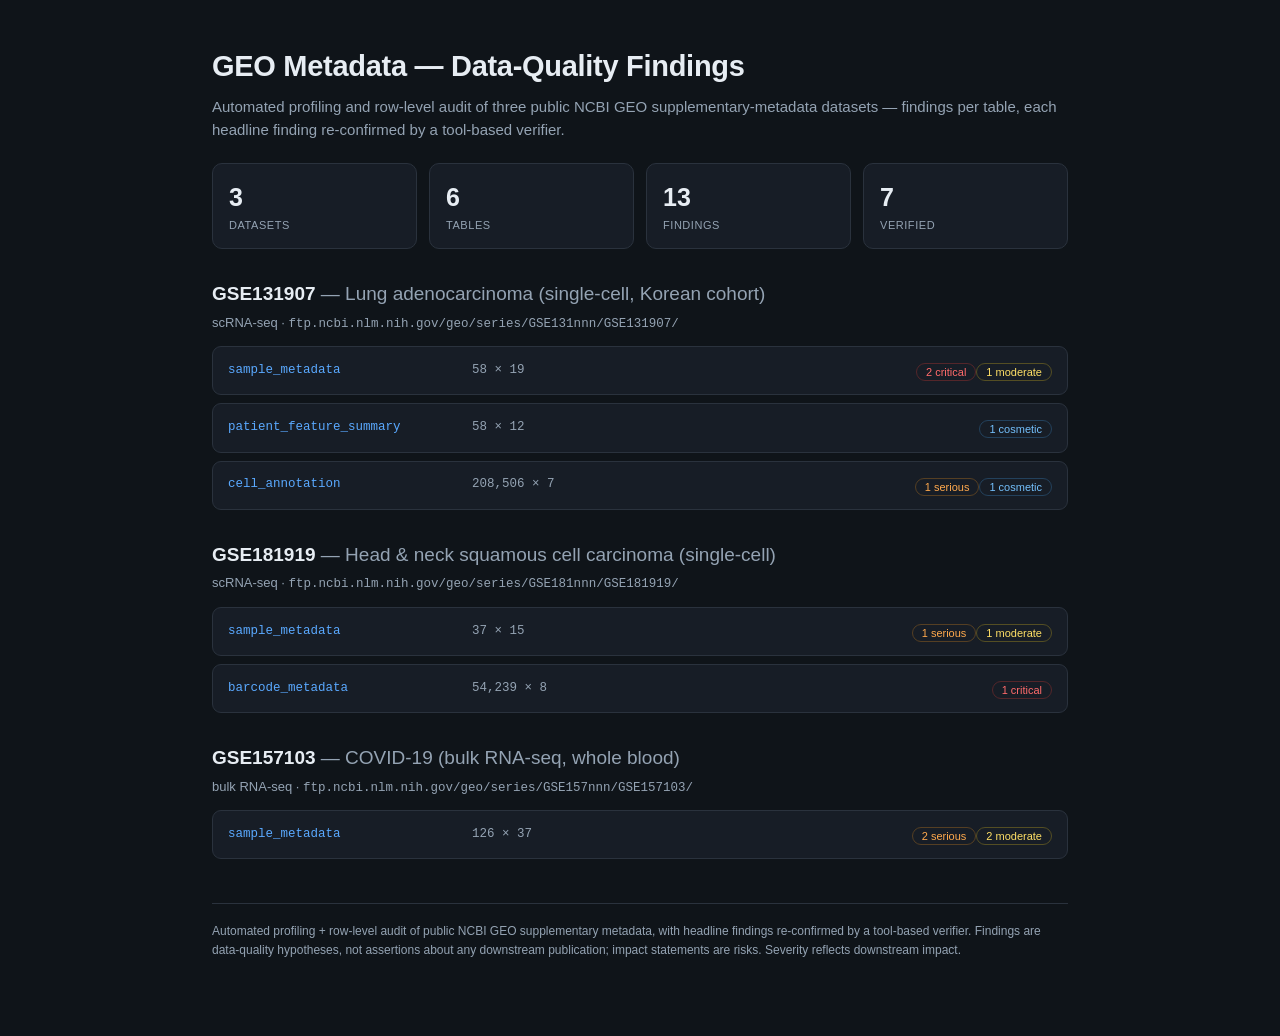
<file: index.html>
<!DOCTYPE html><html lang=en><head>
<meta name="robots" content="noindex"><meta charset=utf-8><meta name=viewport content='width=device-width,initial-scale=1'><title>GEO Metadata — Data-Quality Findings</title><link rel=stylesheet href='style.css'></head><body><div class=wrap><h1>GEO Metadata — Data-Quality Findings</h1><p class="sub">Automated profiling and row-level audit of three public NCBI&nbsp;GEO supplementary-metadata datasets — findings per table, each headline finding re-confirmed by a tool-based verifier.</p><div class="grid"><div class="stat"><div class="n">3</div><div class="l">Datasets</div></div><div class="stat"><div class="n">6</div><div class="l">Tables</div></div><div class="stat"><div class="n">13</div><div class="l">Findings</div></div><div class="stat"><div class="n">7</div><div class="l">Verified</div></div></div><div class="ds"><h2>GSE131907 <span class="dim">— Lung adenocarcinoma (single-cell, Korean cohort)</span></h2><p class="meta">scRNA-seq · <span class="mono">ftp.ncbi.nlm.nih.gov/geo/series/GSE131nnn/GSE131907/</span></p><a class="trow" href="gse131907__sample_metadata.html"><span class="tn mono">sample_metadata</span><span class="ts mono">58 × 19</span><span class="tc"><span class="b critical">2 critical</span><span class="b moderate">1 moderate</span></span></a><a class="trow" href="gse131907__patient_feature_summary.html"><span class="tn mono">patient_feature_summary</span><span class="ts mono">58 × 12</span><span class="tc"><span class="b cosmetic">1 cosmetic</span></span></a><a class="trow" href="gse131907__cell_annotation.html"><span class="tn mono">cell_annotation</span><span class="ts mono">208,506 × 7</span><span class="tc"><span class="b serious">1 serious</span><span class="b cosmetic">1 cosmetic</span></span></a></div><div class="ds"><h2>GSE181919 <span class="dim">— Head &amp; neck squamous cell carcinoma (single-cell)</span></h2><p class="meta">scRNA-seq · <span class="mono">ftp.ncbi.nlm.nih.gov/geo/series/GSE181nnn/GSE181919/</span></p><a class="trow" href="gse181919__sample_metadata.html"><span class="tn mono">sample_metadata</span><span class="ts mono">37 × 15</span><span class="tc"><span class="b serious">1 serious</span><span class="b moderate">1 moderate</span></span></a><a class="trow" href="gse181919__barcode_metadata.html"><span class="tn mono">barcode_metadata</span><span class="ts mono">54,239 × 8</span><span class="tc"><span class="b critical">1 critical</span></span></a></div><div class="ds"><h2>GSE157103 <span class="dim">— COVID-19 (bulk RNA-seq, whole blood)</span></h2><p class="meta">bulk RNA-seq · <span class="mono">ftp.ncbi.nlm.nih.gov/geo/series/GSE157nnn/GSE157103/</span></p><a class="trow" href="gse157103__sample_metadata.html"><span class="tn mono">sample_metadata</span><span class="ts mono">126 × 37</span><span class="tc"><span class="b serious">2 serious</span><span class="b moderate">2 moderate</span></span></a></div><footer>Automated profiling + row-level audit of public NCBI&nbsp;GEO supplementary metadata, with headline findings re-confirmed by a tool-based verifier. Findings are data-quality hypotheses, not assertions about any downstream publication; impact statements are risks. Severity reflects downstream impact.</footer></div><script data-goatcounter="https://natural-joints.goatcounter.com/count" async src="//gc.zgo.at/count.js"></script></body></html>
</file>
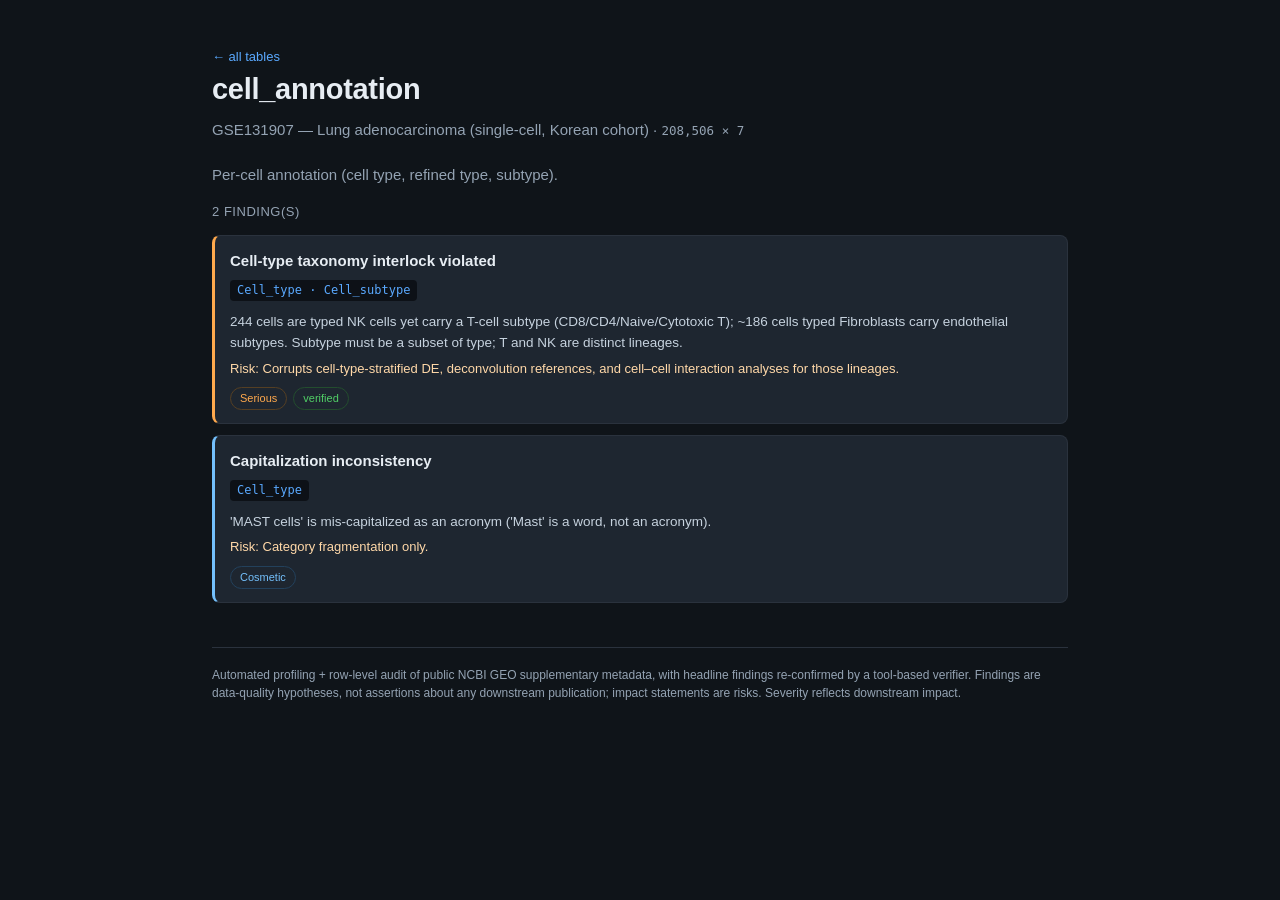
<file: gse131907__cell_annotation.html>
<!DOCTYPE html><html lang=en><head>
<meta name="robots" content="noindex"><meta charset=utf-8><meta name=viewport content='width=device-width,initial-scale=1'><title>GSE131907 · cell_annotation</title><link rel=stylesheet href='style.css'></head><body><div class=wrap><a class="back" href="index.html">← all tables</a><h1>cell_annotation</h1><p class="sub">GSE131907 — Lung adenocarcinoma (single-cell, Korean cohort) · <span class="mono">208,506 × 7</span></p><p class="desc">Per-cell annotation (cell type, refined type, subtype).</p><p class="count">2 finding(s)</p><div class="card serious"><div class="t">Cell-type taxonomy interlock violated</div><div class="where">Cell_type · Cell_subtype</div><div class="d">244 cells are typed NK cells yet carry a T-cell subtype (CD8/CD4/Naive/Cytotoxic T); ~186 cells typed Fibroblasts carry endothelial subtypes. Subtype must be a subset of type; T and NK are distinct lineages.</div><div class="impact">Risk: Corrupts cell-type-stratified DE, deconvolution references, and cell–cell interaction analyses for those lineages.</div><div class="badges"><span class="b serious">Serious</span><span class="b v">verified</span></div></div><div class="card cosmetic"><div class="t">Capitalization inconsistency</div><div class="where">Cell_type</div><div class="d">&#x27;MAST cells&#x27; is mis-capitalized as an acronym (&#x27;Mast&#x27; is a word, not an acronym).</div><div class="impact">Risk: Category fragmentation only.</div><div class="badges"><span class="b cosmetic">Cosmetic</span></div></div><footer>Automated profiling + row-level audit of public NCBI&nbsp;GEO supplementary metadata, with headline findings re-confirmed by a tool-based verifier. Findings are data-quality hypotheses, not assertions about any downstream publication; impact statements are risks. Severity reflects downstream impact.</footer></div><script data-goatcounter="https://natural-joints.goatcounter.com/count" async src="//gc.zgo.at/count.js"></script></body></html>
</file>
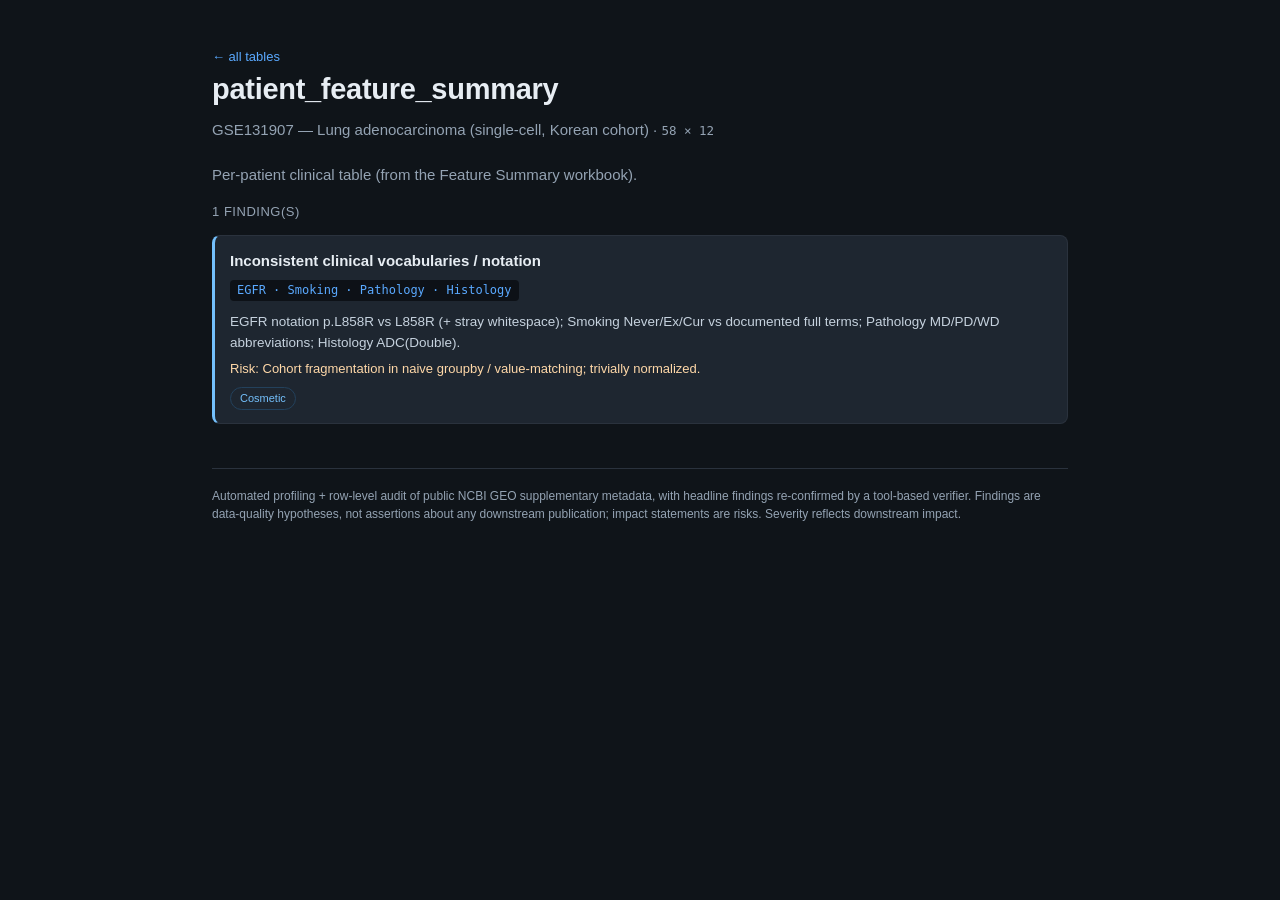
<file: gse131907__patient_feature_summary.html>
<!DOCTYPE html><html lang=en><head>
<meta name="robots" content="noindex"><meta charset=utf-8><meta name=viewport content='width=device-width,initial-scale=1'><title>GSE131907 · patient_feature_summary</title><link rel=stylesheet href='style.css'></head><body><div class=wrap><a class="back" href="index.html">← all tables</a><h1>patient_feature_summary</h1><p class="sub">GSE131907 — Lung adenocarcinoma (single-cell, Korean cohort) · <span class="mono">58 × 12</span></p><p class="desc">Per-patient clinical table (from the Feature Summary workbook).</p><p class="count">1 finding(s)</p><div class="card cosmetic"><div class="t">Inconsistent clinical vocabularies / notation</div><div class="where">EGFR · Smoking · Pathology · Histology</div><div class="d">EGFR notation p.L858R vs L858R (+ stray whitespace); Smoking Never/Ex/Cur vs documented full terms; Pathology MD/PD/WD abbreviations; Histology ADC(Double).</div><div class="impact">Risk: Cohort fragmentation in naive groupby / value-matching; trivially normalized.</div><div class="badges"><span class="b cosmetic">Cosmetic</span></div></div><footer>Automated profiling + row-level audit of public NCBI&nbsp;GEO supplementary metadata, with headline findings re-confirmed by a tool-based verifier. Findings are data-quality hypotheses, not assertions about any downstream publication; impact statements are risks. Severity reflects downstream impact.</footer></div><script data-goatcounter="https://natural-joints.goatcounter.com/count" async src="//gc.zgo.at/count.js"></script></body></html>
</file>
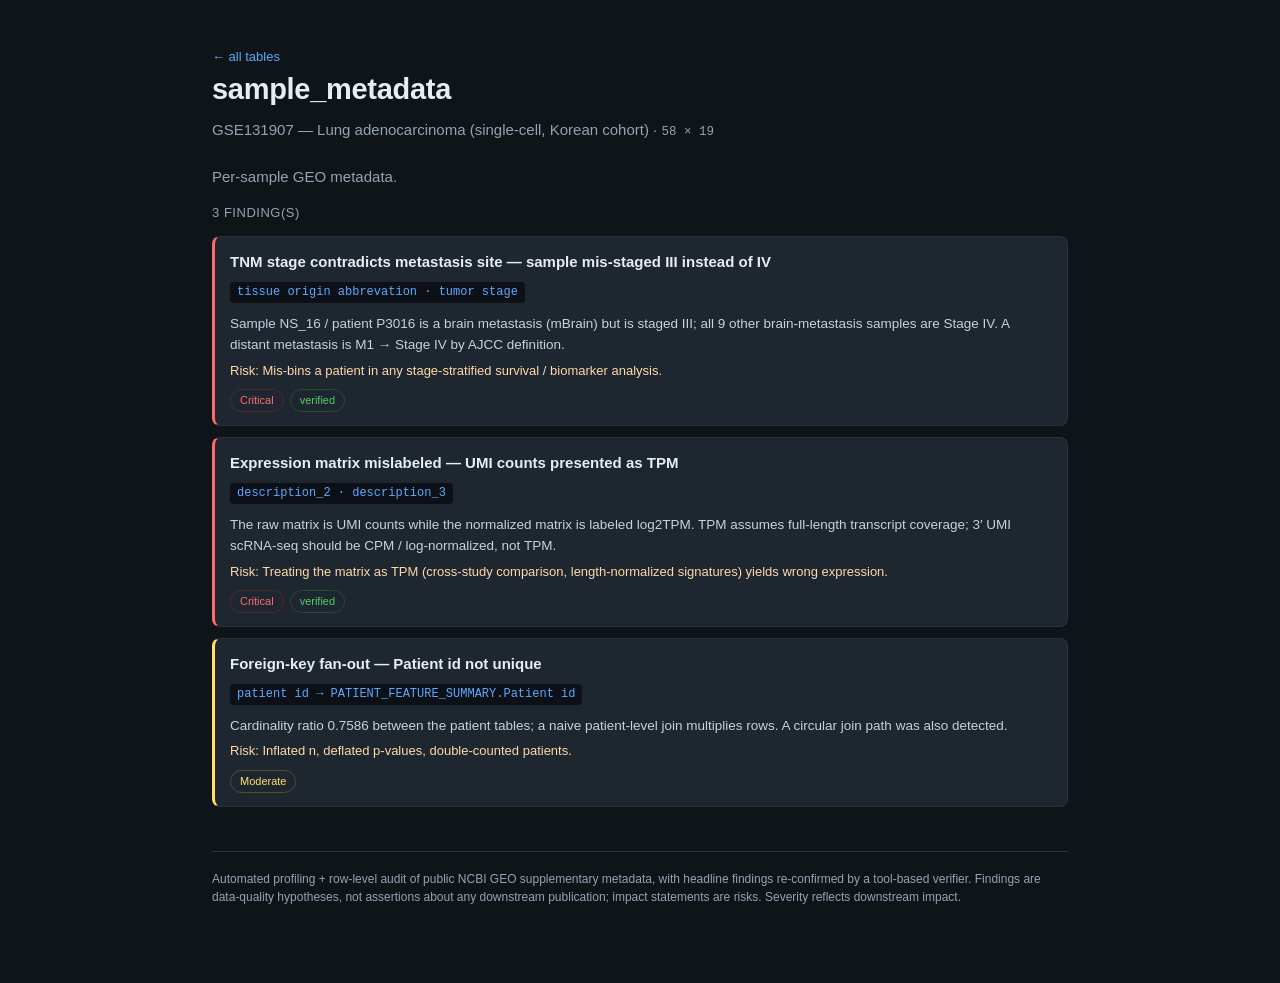
<file: gse131907__sample_metadata.html>
<!DOCTYPE html><html lang=en><head>
<meta name="robots" content="noindex"><meta charset=utf-8><meta name=viewport content='width=device-width,initial-scale=1'><title>GSE131907 · sample_metadata</title><link rel=stylesheet href='style.css'></head><body><div class=wrap><a class="back" href="index.html">← all tables</a><h1>sample_metadata</h1><p class="sub">GSE131907 — Lung adenocarcinoma (single-cell, Korean cohort) · <span class="mono">58 × 19</span></p><p class="desc">Per-sample GEO metadata.</p><p class="count">3 finding(s)</p><div class="card critical"><div class="t">TNM stage contradicts metastasis site — sample mis-staged III instead of IV</div><div class="where">tissue origin abbrevation · tumor stage</div><div class="d">Sample NS_16 / patient P3016 is a brain metastasis (mBrain) but is staged III; all 9 other brain-metastasis samples are Stage IV. A distant metastasis is M1 → Stage IV by AJCC definition.</div><div class="impact">Risk: Mis-bins a patient in any stage-stratified survival / biomarker analysis.</div><div class="badges"><span class="b critical">Critical</span><span class="b v">verified</span></div></div><div class="card critical"><div class="t">Expression matrix mislabeled — UMI counts presented as TPM</div><div class="where">description_2 · description_3</div><div class="d">The raw matrix is UMI counts while the normalized matrix is labeled log2TPM. TPM assumes full-length transcript coverage; 3′ UMI scRNA-seq should be CPM / log-normalized, not TPM.</div><div class="impact">Risk: Treating the matrix as TPM (cross-study comparison, length-normalized signatures) yields wrong expression.</div><div class="badges"><span class="b critical">Critical</span><span class="b v">verified</span></div></div><div class="card moderate"><div class="t">Foreign-key fan-out — Patient id not unique</div><div class="where">patient id → PATIENT_FEATURE_SUMMARY.Patient id</div><div class="d">Cardinality ratio 0.7586 between the patient tables; a naive patient-level join multiplies rows. A circular join path was also detected.</div><div class="impact">Risk: Inflated n, deflated p-values, double-counted patients.</div><div class="badges"><span class="b moderate">Moderate</span></div></div><footer>Automated profiling + row-level audit of public NCBI&nbsp;GEO supplementary metadata, with headline findings re-confirmed by a tool-based verifier. Findings are data-quality hypotheses, not assertions about any downstream publication; impact statements are risks. Severity reflects downstream impact.</footer></div><script data-goatcounter="https://natural-joints.goatcounter.com/count" async src="//gc.zgo.at/count.js"></script></body></html>
</file>
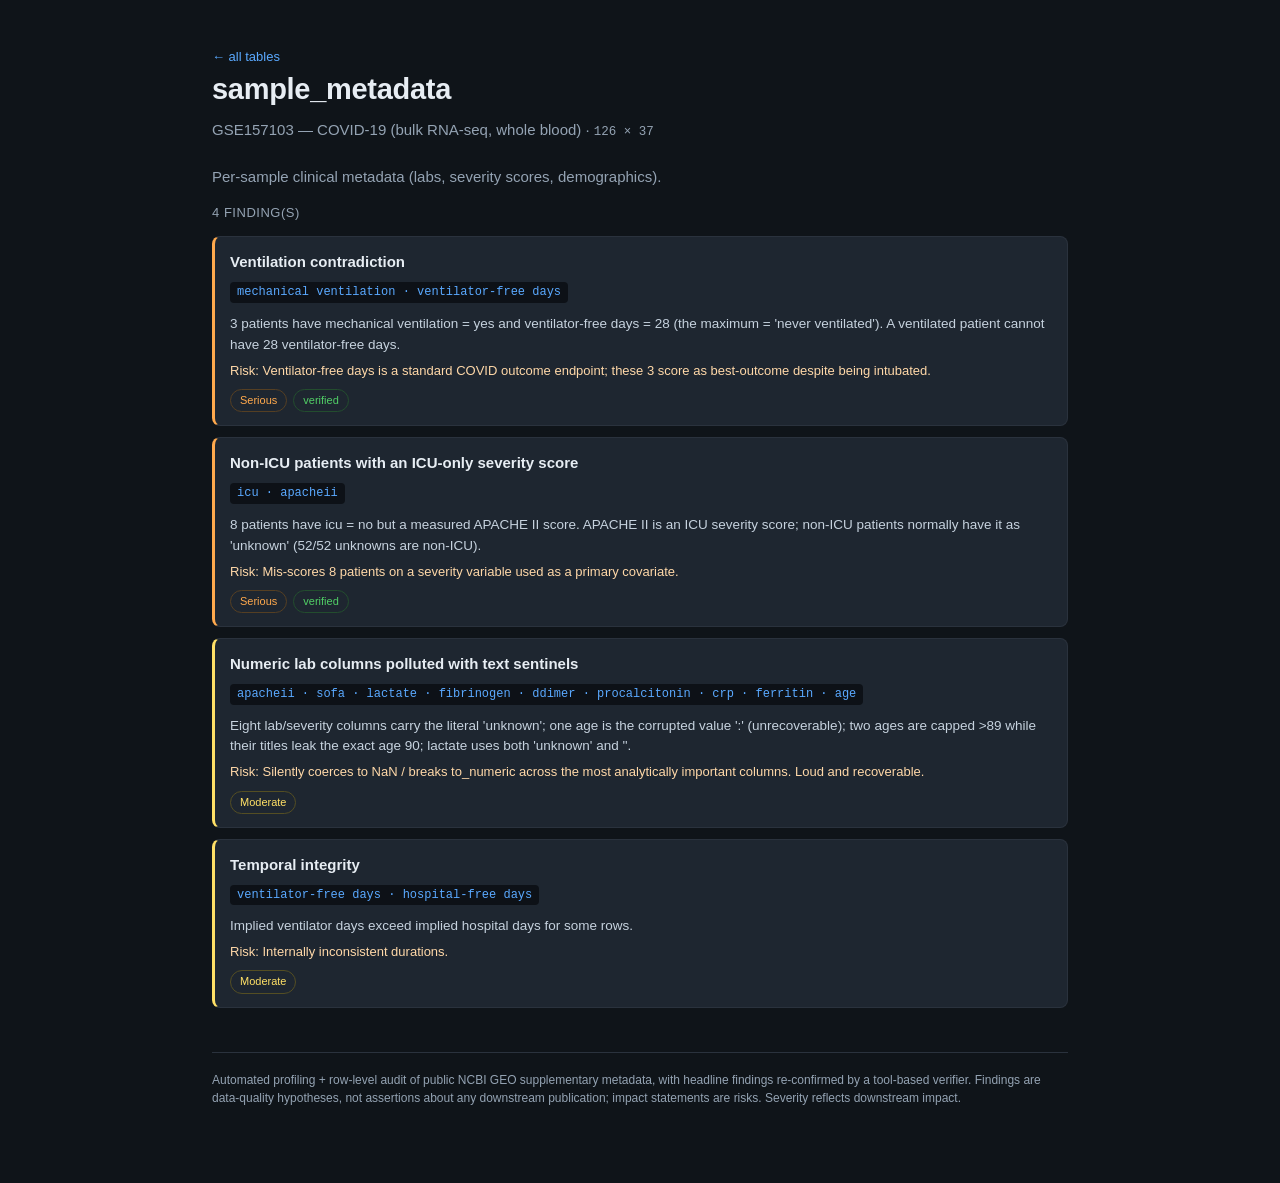
<file: gse157103__sample_metadata.html>
<!DOCTYPE html><html lang=en><head>
<meta name="robots" content="noindex"><meta charset=utf-8><meta name=viewport content='width=device-width,initial-scale=1'><title>GSE157103 · sample_metadata</title><link rel=stylesheet href='style.css'></head><body><div class=wrap><a class="back" href="index.html">← all tables</a><h1>sample_metadata</h1><p class="sub">GSE157103 — COVID-19 (bulk RNA-seq, whole blood) · <span class="mono">126 × 37</span></p><p class="desc">Per-sample clinical metadata (labs, severity scores, demographics).</p><p class="count">4 finding(s)</p><div class="card serious"><div class="t">Ventilation contradiction</div><div class="where">mechanical ventilation · ventilator-free days</div><div class="d">3 patients have mechanical ventilation = yes and ventilator-free days = 28 (the maximum = &#x27;never ventilated&#x27;). A ventilated patient cannot have 28 ventilator-free days.</div><div class="impact">Risk: Ventilator-free days is a standard COVID outcome endpoint; these 3 score as best-outcome despite being intubated.</div><div class="badges"><span class="b serious">Serious</span><span class="b v">verified</span></div></div><div class="card serious"><div class="t">Non-ICU patients with an ICU-only severity score</div><div class="where">icu · apacheii</div><div class="d">8 patients have icu = no but a measured APACHE II score. APACHE II is an ICU severity score; non-ICU patients normally have it as &#x27;unknown&#x27; (52/52 unknowns are non-ICU).</div><div class="impact">Risk: Mis-scores 8 patients on a severity variable used as a primary covariate.</div><div class="badges"><span class="b serious">Serious</span><span class="b v">verified</span></div></div><div class="card moderate"><div class="t">Numeric lab columns polluted with text sentinels</div><div class="where">apacheii · sofa · lactate · fibrinogen · ddimer · procalcitonin · crp · ferritin · age</div><div class="d">Eight lab/severity columns carry the literal &#x27;unknown&#x27;; one age is the corrupted value &#x27;:&#x27; (unrecoverable); two ages are capped &gt;89 while their titles leak the exact age 90; lactate uses both &#x27;unknown&#x27; and &#x27;&#x27;.</div><div class="impact">Risk: Silently coerces to NaN / breaks to_numeric across the most analytically important columns. Loud and recoverable.</div><div class="badges"><span class="b moderate">Moderate</span></div></div><div class="card moderate"><div class="t">Temporal integrity</div><div class="where">ventilator-free days · hospital-free days</div><div class="d">Implied ventilator days exceed implied hospital days for some rows.</div><div class="impact">Risk: Internally inconsistent durations.</div><div class="badges"><span class="b moderate">Moderate</span></div></div><footer>Automated profiling + row-level audit of public NCBI&nbsp;GEO supplementary metadata, with headline findings re-confirmed by a tool-based verifier. Findings are data-quality hypotheses, not assertions about any downstream publication; impact statements are risks. Severity reflects downstream impact.</footer></div><script data-goatcounter="https://natural-joints.goatcounter.com/count" async src="//gc.zgo.at/count.js"></script></body></html>
</file>
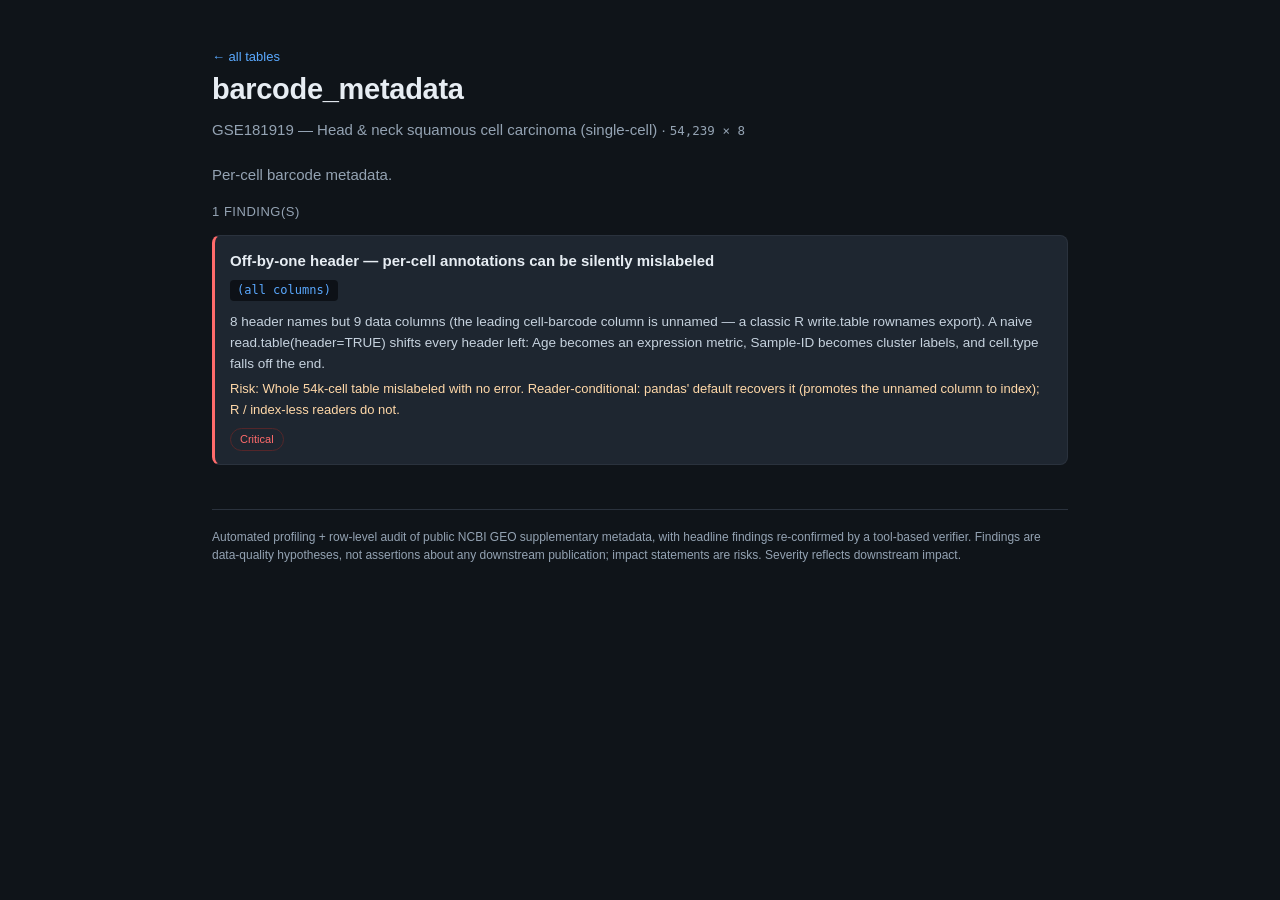
<file: gse181919__barcode_metadata.html>
<!DOCTYPE html><html lang=en><head>
<meta name="robots" content="noindex"><meta charset=utf-8><meta name=viewport content='width=device-width,initial-scale=1'><title>GSE181919 · barcode_metadata</title><link rel=stylesheet href='style.css'></head><body><div class=wrap><a class="back" href="index.html">← all tables</a><h1>barcode_metadata</h1><p class="sub">GSE181919 — Head &amp; neck squamous cell carcinoma (single-cell) · <span class="mono">54,239 × 8</span></p><p class="desc">Per-cell barcode metadata.</p><p class="count">1 finding(s)</p><div class="card critical"><div class="t">Off-by-one header — per-cell annotations can be silently mislabeled</div><div class="where">(all columns)</div><div class="d">8 header names but 9 data columns (the leading cell-barcode column is unnamed — a classic R write.table rownames export). A naive read.table(header=TRUE) shifts every header left: Age becomes an expression metric, Sample-ID becomes cluster labels, and cell.type falls off the end.</div><div class="impact">Risk: Whole 54k-cell table mislabeled with no error. Reader-conditional: pandas&#x27; default recovers it (promotes the unnamed column to index); R / index-less readers do not.</div><div class="badges"><span class="b critical">Critical</span></div></div><footer>Automated profiling + row-level audit of public NCBI&nbsp;GEO supplementary metadata, with headline findings re-confirmed by a tool-based verifier. Findings are data-quality hypotheses, not assertions about any downstream publication; impact statements are risks. Severity reflects downstream impact.</footer></div><script data-goatcounter="https://natural-joints.goatcounter.com/count" async src="//gc.zgo.at/count.js"></script></body></html>
</file>
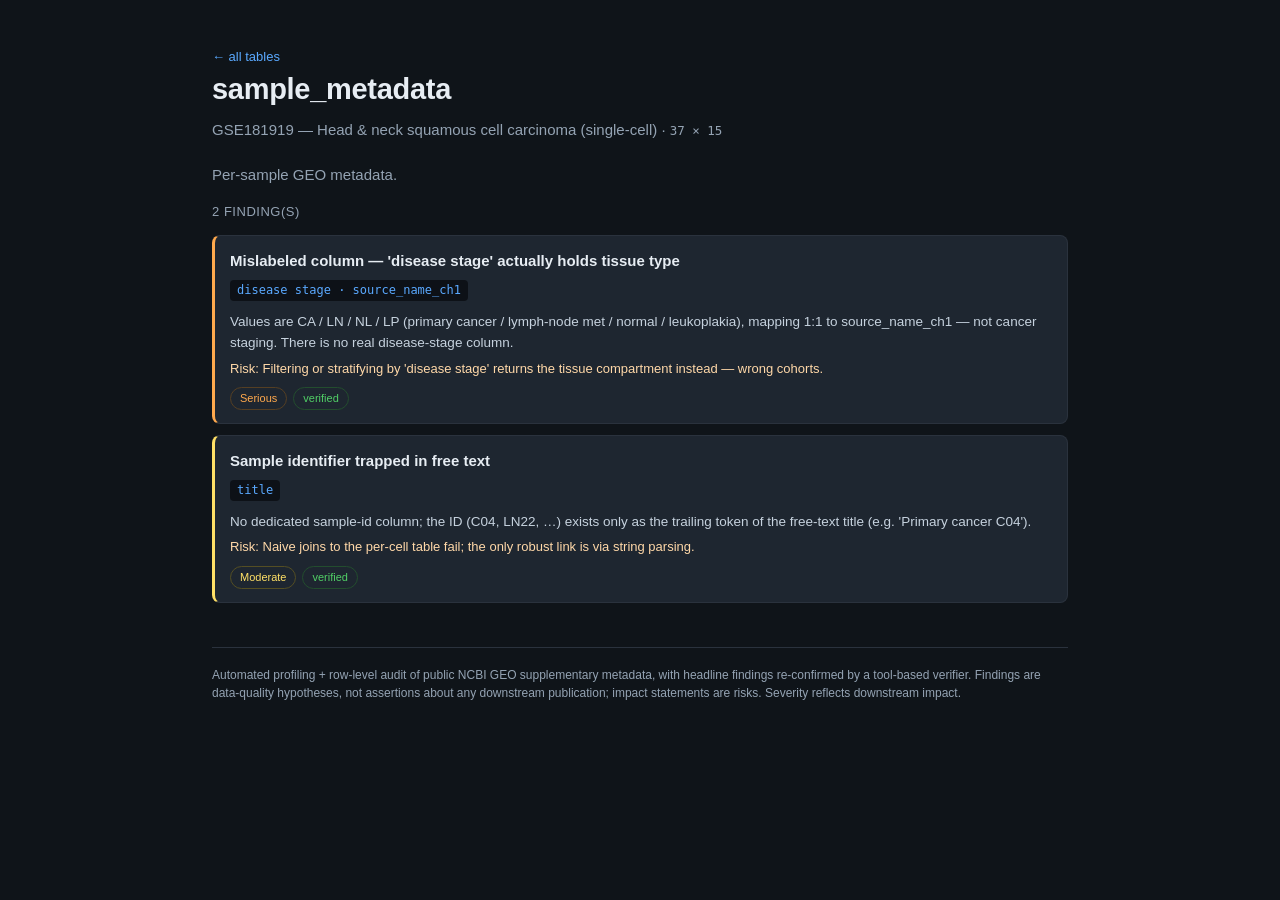
<file: gse181919__sample_metadata.html>
<!DOCTYPE html><html lang=en><head>
<meta name="robots" content="noindex"><meta charset=utf-8><meta name=viewport content='width=device-width,initial-scale=1'><title>GSE181919 · sample_metadata</title><link rel=stylesheet href='style.css'></head><body><div class=wrap><a class="back" href="index.html">← all tables</a><h1>sample_metadata</h1><p class="sub">GSE181919 — Head &amp; neck squamous cell carcinoma (single-cell) · <span class="mono">37 × 15</span></p><p class="desc">Per-sample GEO metadata.</p><p class="count">2 finding(s)</p><div class="card serious"><div class="t">Mislabeled column — &#x27;disease stage&#x27; actually holds tissue type</div><div class="where">disease stage · source_name_ch1</div><div class="d">Values are CA / LN / NL / LP (primary cancer / lymph-node met / normal / leukoplakia), mapping 1:1 to source_name_ch1 — not cancer staging. There is no real disease-stage column.</div><div class="impact">Risk: Filtering or stratifying by &#x27;disease stage&#x27; returns the tissue compartment instead — wrong cohorts.</div><div class="badges"><span class="b serious">Serious</span><span class="b v">verified</span></div></div><div class="card moderate"><div class="t">Sample identifier trapped in free text</div><div class="where">title</div><div class="d">No dedicated sample-id column; the ID (C04, LN22, …) exists only as the trailing token of the free-text title (e.g. &#x27;Primary cancer C04&#x27;).</div><div class="impact">Risk: Naive joins to the per-cell table fail; the only robust link is via string parsing.</div><div class="badges"><span class="b moderate">Moderate</span><span class="b v">verified</span></div></div><footer>Automated profiling + row-level audit of public NCBI&nbsp;GEO supplementary metadata, with headline findings re-confirmed by a tool-based verifier. Findings are data-quality hypotheses, not assertions about any downstream publication; impact statements are risks. Severity reflects downstream impact.</footer></div><script data-goatcounter="https://natural-joints.goatcounter.com/count" async src="//gc.zgo.at/count.js"></script></body></html>
</file>
<file: style.css>
:root{--bg:#0f1419;--panel:#171d26;--panel2:#1e2630;--ink:#e7edf3;--muted:#94a3b3;--line:#2a323d;
--accent:#5aa9ff;--crit:#ff6b6b;--serious:#ffa94d;--mod:#ffe066;--cos:#74c0fc;--ok:#51cf66;}
*{box-sizing:border-box}
body{margin:0;background:var(--bg);color:var(--ink);font:15px/1.55 -apple-system,BlinkMacSystemFont,"Segoe UI",Roboto,Helvetica,Arial,sans-serif}
.wrap{max-width:900px;margin:0 auto;padding:44px 22px 80px}
h1{font-size:29px;margin:0 0 6px;letter-spacing:-.01em}
h2{font-size:19px;margin:30px 0 4px}
.dim{color:var(--muted);font-weight:400}
.sub{color:var(--muted);margin:0 0 22px}
.desc{color:var(--muted)}.count{color:var(--muted);font-size:13px;text-transform:uppercase;letter-spacing:.04em}
.mono{font-family:ui-monospace,SFMono-Regular,Menlo,monospace;font-size:12.5px}
.grid{display:grid;grid-template-columns:repeat(4,1fr);gap:12px;margin:20px 0 8px}
.stat{background:var(--panel);border:1px solid var(--line);border-radius:10px;padding:14px 16px}
.stat .n{font-size:25px;font-weight:700}.stat .l{color:var(--muted);font-size:11px;text-transform:uppercase;letter-spacing:.05em}
.ds{margin:26px 0}
.meta{color:var(--muted);font-size:13px;margin:2px 0 12px}
.trow{display:flex;align-items:center;gap:14px;background:var(--panel);border:1px solid var(--line);
border-radius:9px;padding:12px 15px;margin:8px 0;text-decoration:none;color:var(--ink);transition:.12s}
.trow:hover{border-color:var(--accent);background:var(--panel2)}
.tn{flex:0 0 230px;color:var(--accent)}.ts{flex:0 0 110px;color:var(--muted)}.tc{flex:1;text-align:right}
.back{color:var(--accent);text-decoration:none;font-size:13px}.back:hover{text-decoration:underline}
.card{background:var(--panel2);border:1px solid var(--line);border-left:3px solid var(--line);
border-radius:8px;padding:13px 15px;margin:11px 0}
.card.critical{border-left-color:var(--crit)}.card.serious{border-left-color:var(--serious)}
.card.moderate{border-left-color:var(--mod)}.card.cosmetic{border-left-color:var(--cos)}
.card .t{font-weight:650;margin:0 0 5px}
.card .where{font-family:ui-monospace,Menlo,monospace;font-size:12px;color:var(--accent);background:#0d1117;
padding:1px 7px;border-radius:4px;display:inline-block;margin-bottom:6px}
.card .d{color:#c6d2de;font-size:13.5px;margin:5px 0}
.card .impact{color:#ffd8a8;font-size:13px;margin-top:5px}
.badges{margin-top:8px;display:flex;gap:6px;flex-wrap:wrap}
.b{font-size:11px;padding:2px 9px;border-radius:20px;border:1px solid var(--line);color:var(--muted);white-space:nowrap}
.b.critical{color:var(--crit);border-color:#54262a}.b.serious{color:var(--serious);border-color:#553f23}
.b.moderate{color:var(--mod);border-color:#544e23}.b.cosmetic{color:var(--cos);border-color:#23415c}
.b.v{color:var(--ok);border-color:#234d2e}
footer{margin-top:44px;padding-top:18px;border-top:1px solid var(--line);color:var(--muted);font-size:12px}
a{color:var(--accent)}
</file>
